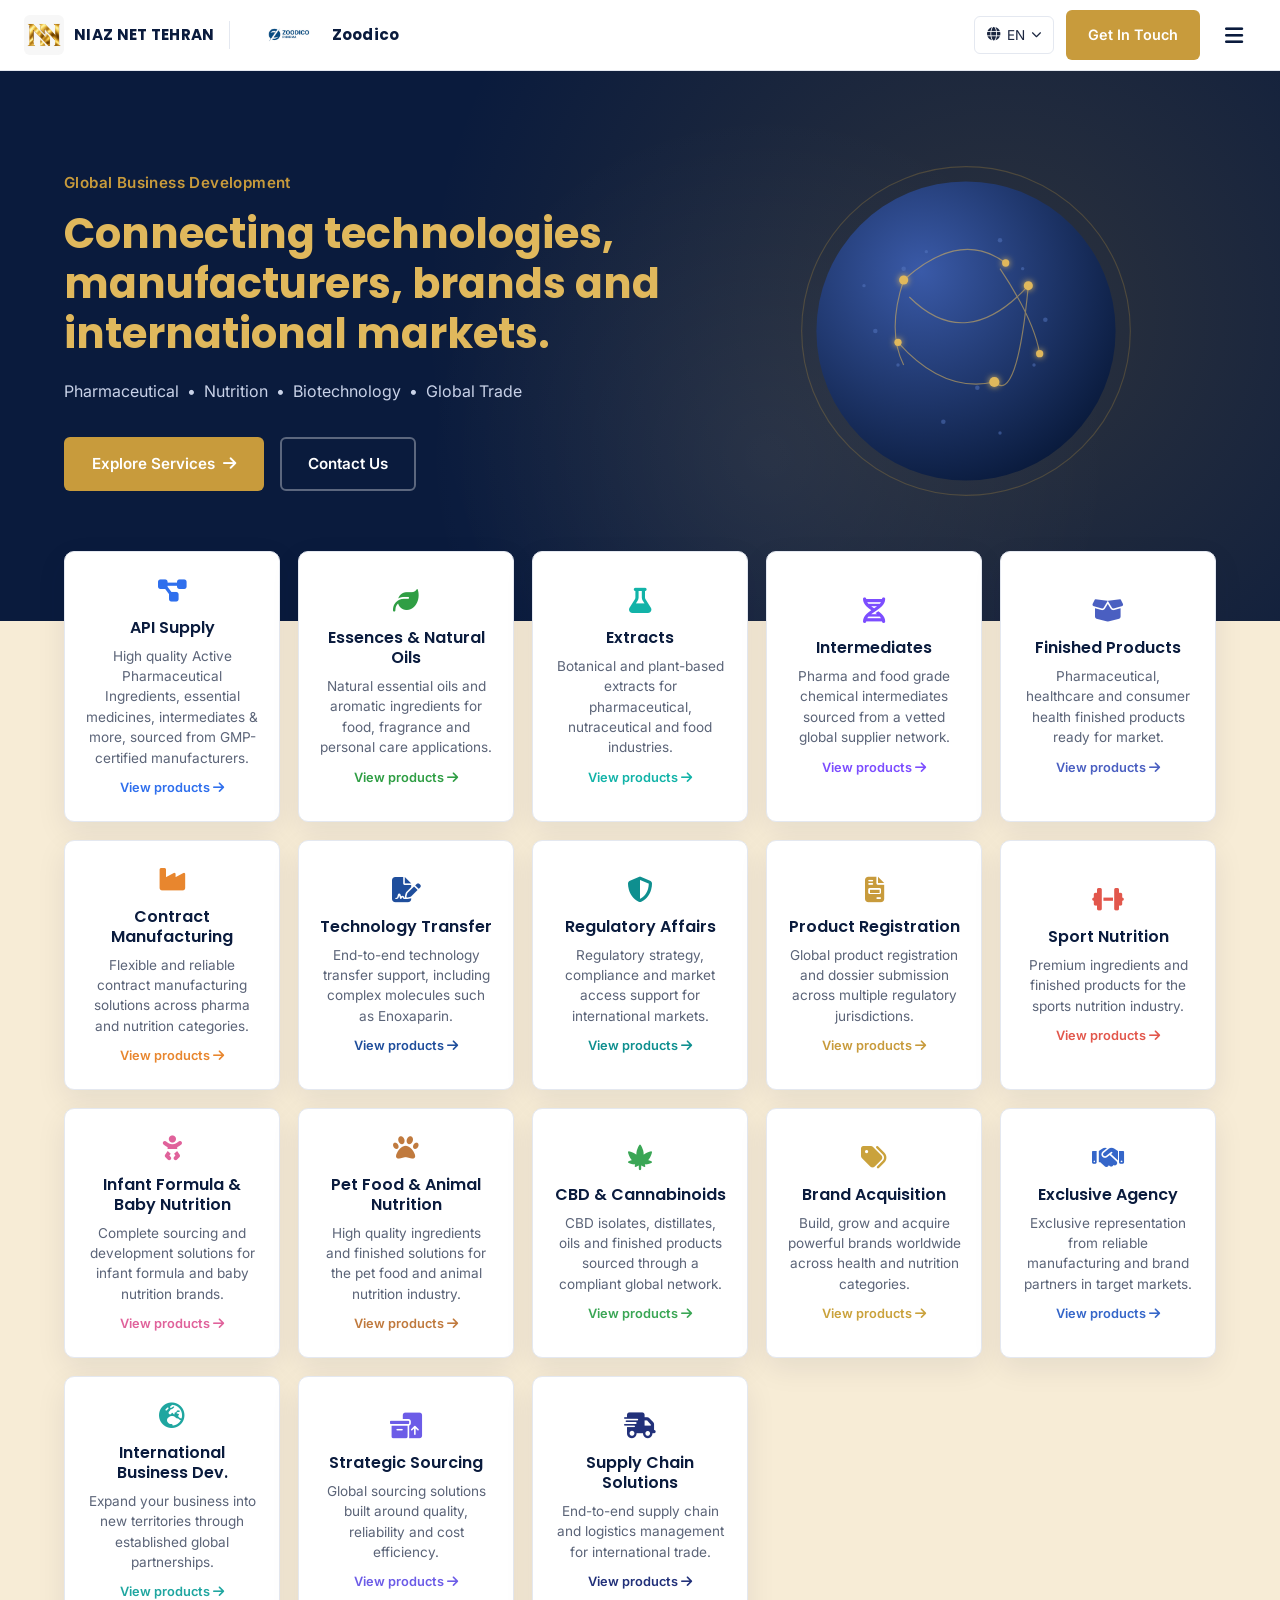
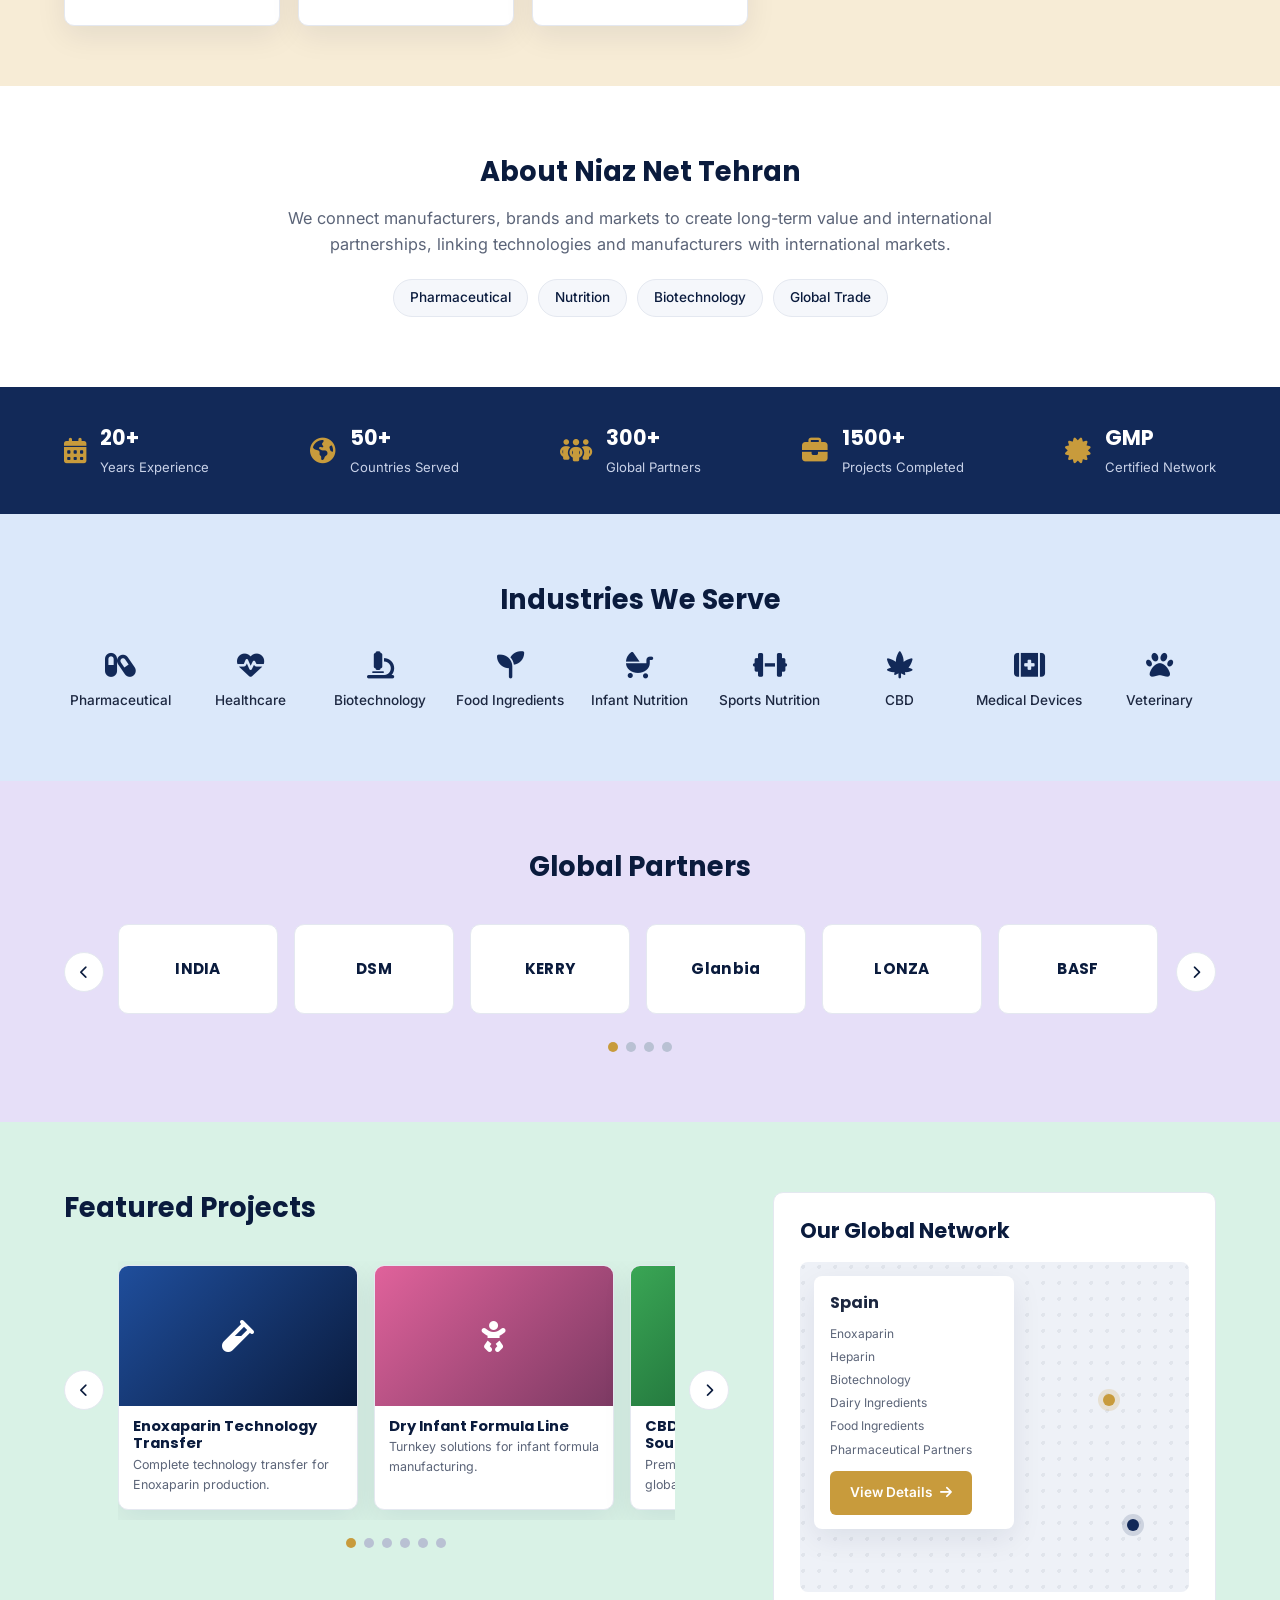
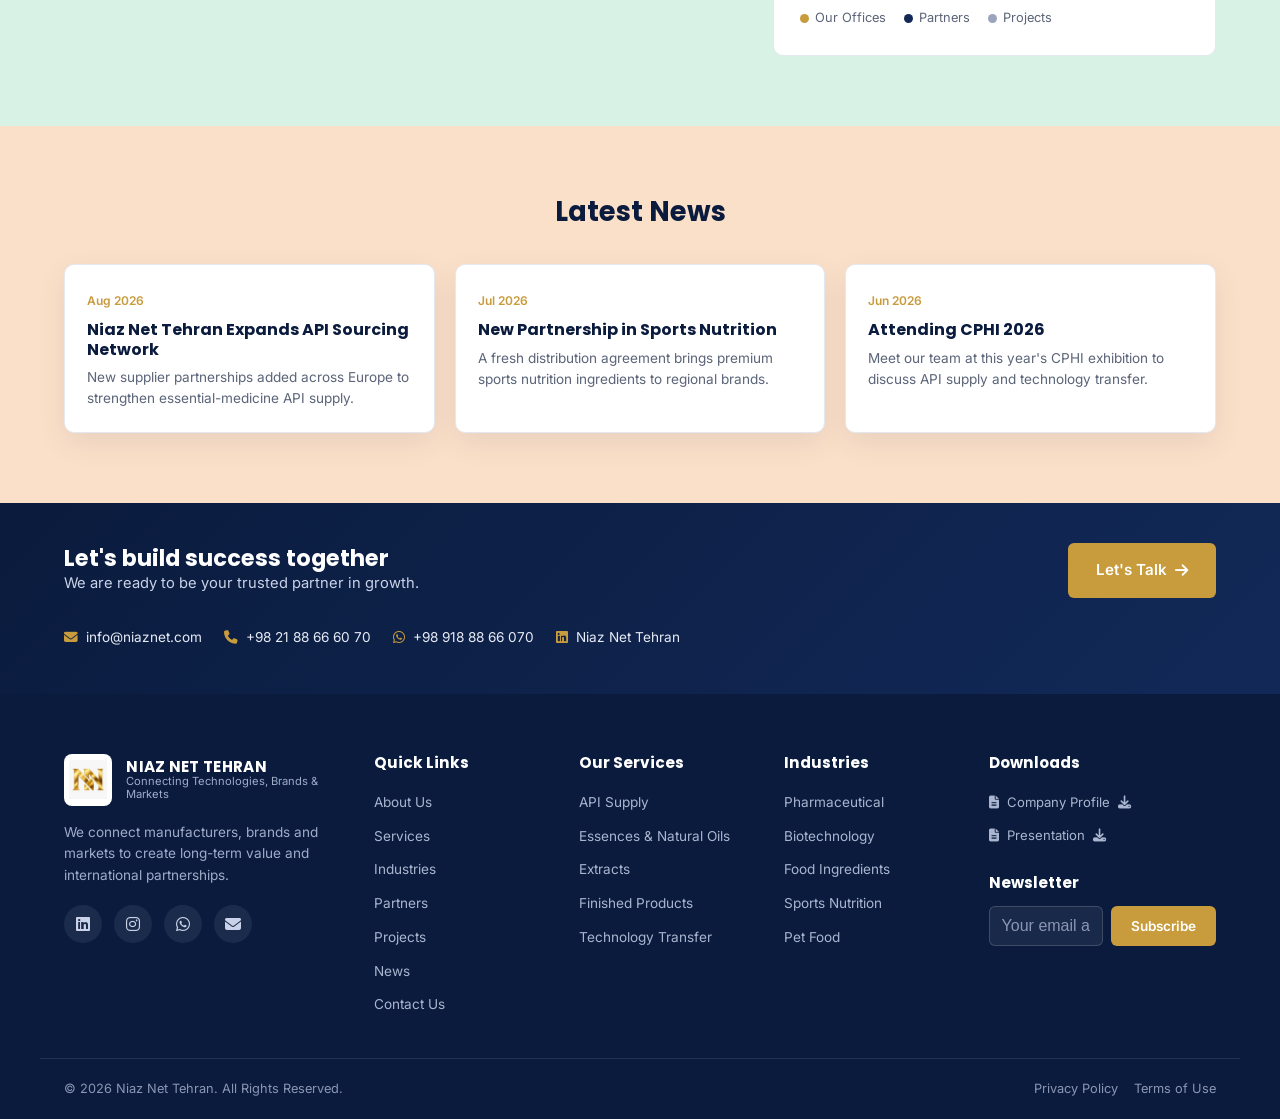
<file: index.html>
<!DOCTYPE html>
<html lang="en">
<head>
  <meta charset="UTF-8">
  <meta name="viewport" content="width=device-width, initial-scale=1.0, viewport-fit=cover">
  <meta name="theme-color" content="#0a1b3d">
  <meta name="description" content="Niaz Net Tehran connects technologies, manufacturers, brands and international markets across pharmaceutical, nutrition, biotechnology and global trade.">
  <title>Niaz Net Tehran | Connecting Technologies, Brands &amp; Markets</title>
  <link rel="icon" href="data:image/svg+xml,%3Csvg xmlns='http://www.w3.org/2000/svg' viewBox='0 0 64 64'%3E%3Crect width='64' height='64' rx='12' fill='%230a1b3d'/%3E%3Ctext x='32' y='45' font-size='36' font-family='Arial,sans-serif' font-weight='700' text-anchor='middle' fill='%23c89b3c'%3EN%3C/text%3E%3C/svg%3E">
  <link rel="preconnect" href="https://fonts.googleapis.com">
  <link rel="preconnect" href="https://fonts.gstatic.com" crossorigin>
  <link href="https://fonts.googleapis.com/css2?family=Poppins:wght@500;600;700;800&family=Inter:wght@400;500;600&display=swap" rel="stylesheet">
  <link rel="stylesheet" href="https://cdnjs.cloudflare.com/ajax/libs/font-awesome/6.5.1/css/all.min.css">
  <link rel="stylesheet" href="styles.css">
</head>
<body>

<a class="skip-link" href="#main">Skip to main content</a>

<header class="site-header" id="top">
  <div class="container header-inner">

    <!-- Brands -->
    <div class="brand-group">
      <a href="#top" class="brand brand-primary" aria-label="Niaz Net Tehran - home">
        <img src="images/Logo/Niaz_Logo.jpeg" alt="" class="brand-logo" aria-hidden="true" decoding="async">
        <span class="brand-text"><strong>NIAZ NET TEHRAN</strong></span>
      </a>
      <span class="brand-divider" aria-hidden="true"></span>
      <!-- Replace href with the real Zoodico website address when available -->
      <a href="#top" class="brand brand-secondary" aria-label="Zoodico">
        <a href="https://zoodicopharma.com/index.html" target="_blank" rel="noopener noreferrer">
            <img src="images/Logo/Zoodico_Logo.jpeg"
            alt=""
            class="brand-logo"
            aria-hidden="true"
            decoding="async">
         </a>
        <!-- <img src="images/Logo/Zoodico_Logo.jpeg" alt="" class="brand-logo" aria-hidden="true" decoding="async"> -->

         <a href="https://zoodicopharma.com/index.html">
          <span class="brand-text"><strong>Zoodico</strong></span>
         </a>
        
        <!-- <span class="brand-text"><strong>Zoodico</strong></span> -->
      </a>
    </div>

    <!-- Main navigation -->
    <nav class="main-nav" id="mainNav" aria-label="Main navigation">
      <a href="#top" class="active" aria-current="page">Home</a>
      <div class="nav-dropdown" id="servicesDropdown">
        <button type="button" class="dropdown-trigger" id="servicesTrigger" aria-haspopup="true" aria-expanded="false" aria-controls="servicesPanel">
          Services <i class="fa-solid fa-chevron-down" aria-hidden="true"></i>
        </button>
        <div class="dropdown-panel" id="servicesPanel"></div>
      </div>
      <a href="#about">About Us</a>
      <a href="#industries">Industries</a>
      <a href="#partners">Partners</a>
      <a href="#projects">Projects</a>
      <a href="#news">News</a>
      <a href="#contact">Contact</a>
      <a href="#contact" class="btn btn-gold nav-cta">Get In Touch</a>
    </nav>

    <!-- Actions -->
    <div class="header-actions">
      <div class="lang-dropdown" id="langDropdown">
        <button class="lang-switch" id="langBtn" type="button" aria-haspopup="true" aria-expanded="false" aria-controls="langMenu" aria-label="Change language">
          <i class="fa-solid fa-globe" aria-hidden="true"></i>
          <span id="langLabel">EN</span>
          <i class="fa-solid fa-chevron-down" aria-hidden="true"></i>
        </button>
        <div class="lang-menu" id="langMenu" role="menu" aria-label="Language">
          <button type="button" role="menuitemradio" aria-checked="true" data-code="EN" lang="en">English <i class="fa-solid fa-check" aria-hidden="true"></i></button>
          <button type="button" role="menuitemradio" aria-checked="false" data-code="FA" lang="fa">فارسی <i class="fa-solid fa-check" aria-hidden="true"></i></button>
        </div>
      </div>
      <a href="#contact" class="btn btn-gold header-cta">Get In Touch</a>
      <button class="menu-toggle" id="menuToggle" aria-label="Open menu" aria-expanded="false" aria-controls="mainNav" type="button">
        <i class="fa-solid fa-bars" aria-hidden="true"></i>
      </button>
    </div>
  </div>
</header>

<main id="main">
<section class="hero" id="home">
  <div class="hero-bg" aria-hidden="true"></div>
  <div class="container hero-inner">
    <div class="hero-copy">
      <p class="eyebrow">Global Business Development</p>
      <h1>Connecting technologies, manufacturers, brands and international markets.</h1>
      <p class="hero-tags">Pharmaceutical &nbsp;•&nbsp; Nutrition &nbsp;•&nbsp; Biotechnology &nbsp;•&nbsp; Global Trade</p>
      <div class="hero-btns">
        <a href="#services" class="btn btn-gold">Explore Services <i class="fa-solid fa-arrow-right" aria-hidden="true"></i></a>
        <a href="#contact" class="btn btn-outline">Contact Us</a>
      </div>
    </div>

    <div class="hero-globe" aria-hidden="true">
      <svg viewBox="0 0 300 300" class="globe-svg" xmlns="http://www.w3.org/2000/svg">
        <defs>
          <radialGradient id="gGrad" cx="35%" cy="30%" r="75%">
            <stop offset="0%" stop-color="#3a5aa8"/><stop offset="100%" stop-color="#0a1b3d"/>
          </radialGradient>
          <clipPath id="gClip"><circle cx="150" cy="150" r="132"/></clipPath>
          <filter id="glow" x="-100%" y="-100%" width="300%" height="300%">
            <feGaussianBlur stdDeviation="3" result="blur"/>
            <feMerge><feMergeNode in="blur"/><feMergeNode in="SourceGraphic"/></feMerge>
          </filter>
        </defs>
        <circle cx="150" cy="150" r="145" fill="none" stroke="#c89b3c" stroke-opacity=".25"/>
        <circle cx="150" cy="150" r="132" fill="url(#gGrad)"/>
        <g clip-path="url(#gClip)" opacity=".5">
          <circle cx="95" cy="95" r="2" fill="#5678c2"/><circle cx="115" cy="80" r="1.5" fill="#5678c2"/>
          <circle cx="180" cy="70" r="2" fill="#5678c2"/><circle cx="200" cy="95" r="1.5" fill="#5678c2"/>
          <circle cx="70" cy="150" r="2" fill="#5678c2"/><circle cx="90" cy="180" r="1.5" fill="#5678c2"/>
          <circle cx="160" cy="200" r="2" fill="#5678c2"/><circle cx="210" cy="180" r="1.5" fill="#5678c2"/>
          <circle cx="130" cy="230" r="2" fill="#5678c2"/><circle cx="60" cy="110" r="1.5" fill="#5678c2"/>
          <circle cx="220" cy="140" r="2" fill="#5678c2"/><circle cx="180" cy="240" r="1.5" fill="#5678c2"/>
        </g>
        <g fill="none" stroke="#e0b85c" stroke-width="1" opacity=".55">
          <path d="M95,105 Q145,60 185,90"/><path d="M100,120 Q150,170 205,110"/>
          <path d="M90,160 Q130,205 175,195"/><path d="M180,95 Q210,140 215,170"/>
          <path d="M95,105 Q80,150 95,180"/><path d="M175,195 Q195,215 205,110"/>
        </g>
        <g filter="url(#glow)">
          <circle cx="95" cy="105" r="4" fill="#e0b85c"/><circle cx="185" cy="90" r="3.2" fill="#e0b85c"/>
          <circle cx="205" cy="110" r="4" fill="#e0b85c"/><circle cx="90" cy="160" r="3.2" fill="#e0b85c"/>
          <circle cx="175" cy="195" r="4.5" fill="#e0b85c"/><circle cx="215" cy="170" r="3.2" fill="#e0b85c"/>
        </g>
      </svg>
    </div>
  </div>
</section>

<section class="services" id="services" aria-label="Our services">
  <div class="container"><div class="grid grid-9" id="servicesGrid"></div></div>
</section>

<section class="about" id="about">
  <div class="container about-inner">
    <h2>About Niaz Net Tehran</h2>
    <p>We connect manufacturers, brands and markets to create long-term value and international partnerships, linking technologies and manufacturers with international markets.</p>
    <ul class="about-tags">
      <li>Pharmaceutical</li>
      <li>Nutrition</li>
      <li>Biotechnology</li>
      <li>Global Trade</li>
    </ul>
  </div>
</section>

<section class="stats">
  <div class="container stats-inner">
    <div class="stat"><i class="fa-solid fa-calendar-days" aria-hidden="true"></i><div><strong>20+</strong><span>Years Experience</span></div></div>
    <div class="stat"><i class="fa-solid fa-earth-americas" aria-hidden="true"></i><div><strong>50+</strong><span>Countries Served</span></div></div>
    <div class="stat"><i class="fa-solid fa-people-group" aria-hidden="true"></i><div><strong>300+</strong><span>Global Partners</span></div></div>
    <div class="stat"><i class="fa-solid fa-briefcase" aria-hidden="true"></i><div><strong>1500+</strong><span>Projects Completed</span></div></div>
    <div class="stat"><i class="fa-solid fa-certificate" aria-hidden="true"></i><div><strong>GMP</strong><span>Certified Network</span></div></div>
  </div>
</section>

<section class="industries" id="industries">
  <div class="container">
    <h2>Industries We Serve</h2>
    <div class="industry-row" id="industryRow"></div>
  </div>
</section>

<section class="partners" id="partners">
  <div class="container">
    <h2>Global Partners</h2>
    <div class="carousel">
      <button class="car-btn prev" type="button" data-target="partnerTrack" aria-label="Previous partners"><i class="fa-solid fa-chevron-left" aria-hidden="true"></i></button>
      <div class="carousel-track" id="partnerTrack"></div>
      <button class="car-btn next" type="button" data-target="partnerTrack" aria-label="Next partners"><i class="fa-solid fa-chevron-right" aria-hidden="true"></i></button>
    </div>
    <div class="dots" id="partnerDots"></div>
  </div>
</section>

<section class="projects" id="projects">
  <div class="container two-col">
    <div>
      <h2>Featured Projects</h2>
      <div class="carousel">
        <button class="car-btn prev" type="button" data-target="projectTrack" aria-label="Previous projects"><i class="fa-solid fa-chevron-left" aria-hidden="true"></i></button>
        <div class="carousel-track project-track" id="projectTrack"></div>
        <button class="car-btn next" type="button" data-target="projectTrack" aria-label="Next projects"><i class="fa-solid fa-chevron-right" aria-hidden="true"></i></button>
      </div>
      <div class="dots" id="projectDots"></div>
    </div>

    <div class="network-card" id="network">
      <h2>Our Global Network</h2>
      <div class="map-box">
        <div class="map-pin" style="top:30%;left:20%"></div>
        <div class="map-pin" style="top:60%;left:48%"></div>
        <div class="map-pin gold" style="top:40%;left:78%"></div>
        <div class="map-pin" style="top:78%;left:84%"></div>
        <div class="info-card">
          <strong>Spain</strong>
          <ul>
            <li>Enoxaparin</li><li>Heparin</li><li>Biotechnology</li>
            <li>Dairy Ingredients</li><li>Food Ingredients</li><li>Pharmaceutical Partners</li>
          </ul>
          <a href="#contact" class="btn btn-gold btn-sm">View Details <i class="fa-solid fa-arrow-right" aria-hidden="true"></i></a>
        </div>
      </div>
      <div class="map-legend">
        <span><i class="dot gold" aria-hidden="true"></i> Our Offices</span>
        <span><i class="dot navy" aria-hidden="true"></i> Partners</span>
        <span><i class="dot grey" aria-hidden="true"></i> Projects</span>
      </div>
    </div>
  </div>
</section>

<section class="news" id="news">
  <div class="container">
    <h2>Latest News</h2>
    <div class="news-grid" id="newsGrid"></div>
  </div>
</section>

<section class="cta-bar" id="contact">
  <div class="container cta-inner">
    <div class="cta-text">
      <h3>Let's build success together</h3>
      <p>We are ready to be your trusted partner in growth.</p>
    </div>
    <a href="mailto:info@niaznet.com" class="btn btn-gold">Let's Talk <i class="fa-solid fa-arrow-right" aria-hidden="true"></i></a>
    <div class="cta-contacts">
      <a href="mailto:info@niaznet.com"><i class="fa-solid fa-envelope" aria-hidden="true"></i><span>info@niaznet.com</span></a>
      <a href="tel:+982188666070"><i class="fa-solid fa-phone" aria-hidden="true"></i><span>+98 21 88 66 60 70</span></a>
      <a href="https://wa.me/989188866070" target="_blank" rel="noopener"><i class="fa-brands fa-whatsapp" aria-hidden="true"></i><span>+98 918 88 66 070</span></a>
      <a href="https://www.linkedin.com" target="_blank" rel="noopener"><i class="fa-brands fa-linkedin" aria-hidden="true"></i><span>Niaz Net Tehran</span></a>
    </div>
  </div>
</section>
</main>

<footer class="site-footer">
  <div class="container footer-grid">
    <div class="footer-brand">
      <div class="brand">
        <img src="images/Logo/Niaz_Logo.jpeg" alt="" class="brand-logo" aria-hidden="true" loading="lazy" decoding="async">
        <span class="brand-text">
          <strong>NIAZ NET TEHRAN</strong>
          <small>Connecting Technologies, Brands &amp; Markets</small>
        </span>
      </div>
      <p>We connect manufacturers, brands and markets to create long-term value and international partnerships.</p>
      <div class="social">
        <a href="https://www.linkedin.com" target="_blank" rel="noopener" aria-label="LinkedIn"><i class="fa-brands fa-linkedin" aria-hidden="true"></i></a>
        <a href="https://www.instagram.com" target="_blank" rel="noopener" aria-label="Instagram"><i class="fa-brands fa-instagram" aria-hidden="true"></i></a>
        <a href="https://wa.me/989188866070" target="_blank" rel="noopener" aria-label="WhatsApp"><i class="fa-brands fa-whatsapp" aria-hidden="true"></i></a>
        <a href="mailto:info@niaznet.com" aria-label="Email"><i class="fa-solid fa-envelope" aria-hidden="true"></i></a>
      </div>
    </div>

    <div class="footer-col">
      <h4>Quick Links</h4>
      <a href="#about">About Us</a>
      <a href="#services">Services</a>
      <a href="#industries">Industries</a>
      <a href="#partners">Partners</a>
      <a href="#projects">Projects</a>
      <a href="#news">News</a>
      <a href="#contact">Contact Us</a>
    </div>

    <div class="footer-col">
      <h4>Our Services</h4>
      <a href="#service/api-supply" class="footer-svc-link" data-service="api-supply">API Supply</a>
      <a href="#service/essences-natural-oils" class="footer-svc-link" data-service="essences-natural-oils">Essences &amp; Natural Oils</a>
      <a href="#service/extracts" class="footer-svc-link" data-service="extracts">Extracts</a>
      <a href="#service/finished-products" class="footer-svc-link" data-service="finished-products">Finished Products</a>
      <a href="#service/technology-transfer" class="footer-svc-link" data-service="technology-transfer">Technology Transfer</a>
    </div>

    <div class="footer-col">
      <h4>Industries</h4>
      <a href="#industries">Pharmaceutical</a>
      <a href="#industries">Biotechnology</a>
      <a href="#industries">Food Ingredients</a>
      <a href="#industries">Sports Nutrition</a>
      <a href="#industries">Pet Food</a>
    </div>

    <div class="footer-col footer-news">
      <h4>Downloads</h4>
      <a href="#" id="dlProfile"><i class="fa-solid fa-file-lines" aria-hidden="true"></i> Company Profile <i class="fa-solid fa-download" aria-hidden="true"></i></a>
      <a href="#" id="dlPresentation"><i class="fa-solid fa-file-lines" aria-hidden="true"></i> Presentation <i class="fa-solid fa-download" aria-hidden="true"></i></a>

      <h4 class="mt">Newsletter</h4>
      <form id="newsForm" class="news-form" novalidate>
        <label for="newsEmail" class="sr-only">Email address</label>
        <input type="email" id="newsEmail" placeholder="Your email address" required autocomplete="email">
        <button type="submit" class="btn btn-gold btn-sm">Subscribe</button>
      </form>
      <p class="news-msg" id="newsMsg" role="status" aria-live="polite"></p>
    </div>
  </div>

  <div class="container footer-bottom">
    <p>© 2026 Niaz Net Tehran. All Rights Reserved.</p>
    <div class="legal"><a href="#">Privacy Policy</a><a href="#">Terms of Use</a></div>
  </div>
</footer>

<button id="toTop" class="to-top" type="button" aria-label="Back to top"><i class="fa-solid fa-arrow-up" aria-hidden="true"></i></button>

<section class="service-page" id="servicePage" role="region" aria-labelledby="spTitle" aria-hidden="true">
  <div class="container service-page-inner">
    <button class="back-btn" id="closeServiceBtn" type="button"><i class="fa-solid fa-arrow-left" aria-hidden="true"></i> Back to Home</button>
    <div class="service-page-head">
      <div class="service-icon" id="spIconWrap"><i id="spIcon" class="fa-solid" aria-hidden="true"></i></div>
      <div>
        <p class="eyebrow" id="spEyebrow">Service</p>
        <h2 id="spTitle"></h2>
        <p id="spDesc" class="sp-desc"></p>
      </div>
    </div>
    <h3 class="sp-subhead">Products &amp; Solutions</h3>
    <ul class="product-list" id="spList"></ul>
    <a href="#contact" class="btn btn-gold" id="spContact">Enquire About This Service <i class="fa-solid fa-arrow-right" aria-hidden="true"></i></a>
  </div>
</section>

<script src="script.js"></script>
</body>
</html>
</file>
<file: styles.css>
:root{
  --navy:#0a1b3d;--navy-2:#122958;--gold:#c89b3c;--gold-2:#e0b85c;--ink:#1c2740;
  --grey-txt:#5b6478;--bg-soft:#f5f7fb;--line:#e4e8f0;--radius:10px;
  --shadow:0 10px 30px rgba(10,27,61,.08);
  --font-h:'Poppins',sans-serif;--font-b:'Inter',sans-serif;
  --header-h:76px;
  /* LOGO SIZE CONTROLS - change these two values to make logos bigger or smaller */
  --logo-h:44px;      /* logo height (width follows automatically) */
  --logo-max:110px;   /* logo never gets wider than this */
  --tint-services:#f7ecd6;--tint-industries:#dbe8fa;--tint-partners:#e6dff8;--tint-projects:#d9f2e6;--tint-news:#fbe0c9;
}
*{box-sizing:border-box;margin:0;padding:0}
html{scroll-behavior:smooth;scroll-padding-top:var(--header-h);-webkit-text-size-adjust:100%}
body{font-family:var(--font-b);color:var(--ink);line-height:1.6;background:#fff;overflow-x:hidden}
img{max-width:100%;display:block}
a{text-decoration:none;color:inherit}
h1,h2,h3,h4{font-family:var(--font-h);color:var(--navy);line-height:1.2}
.container{max-width:1200px;margin:0 auto;padding:0 24px}
button{font-family:inherit}
.sr-only{position:absolute;width:1px;height:1px;padding:0;margin:-1px;overflow:hidden;clip:rect(0,0,0,0);white-space:nowrap;border:0}
:focus-visible{outline:2px solid var(--gold);outline-offset:3px;border-radius:3px}

/* SKIP LINK */
.skip-link{position:absolute;left:12px;top:-60px;z-index:400;background:var(--navy);color:#fff;padding:10px 16px;border-radius:6px;font-weight:600;font-size:.9rem;transition:top .15s ease}
.skip-link:focus{top:12px}

/* BUTTONS */
.btn{display:inline-flex;align-items:center;justify-content:center;gap:8px;padding:13px 26px;min-height:46px;border-radius:6px;font-weight:600;font-size:.95rem;border:2px solid transparent;cursor:pointer;transition:transform .15s ease,box-shadow .15s ease,background .15s;background:none;text-align:center}
.btn-gold{background:var(--gold);color:#fff}
.btn-gold:hover{background:var(--gold-2);transform:translateY(-2px);box-shadow:0 8px 18px rgba(200,155,60,.35)}
.btn-outline{border-color:#ffffff55;color:#fff;background:transparent}
.btn-outline:hover{background:#ffffff15;transform:translateY(-2px)}
.btn-sm{padding:9px 18px;min-height:38px;font-size:.85rem}

/* HEADER */
.site-header{position:sticky;top:0;z-index:300;background:#fff;border-bottom:1px solid var(--line);transition:box-shadow .2s ease}
.site-header.scrolled{box-shadow:0 6px 20px rgba(10,27,61,.1)}
.site-header .container{max-width:1320px}
.header-inner{display:flex;align-items:center;justify-content:space-between;height:var(--header-h);gap:16px}

/* Brands */
.brand-group{display:flex;align-items:center;gap:14px;min-width:0;flex:0 1 auto}
.brand{display:flex;align-items:center;gap:10px;min-width:0}
.brand-text{display:flex;flex-direction:column;line-height:1.15;min-width:0}
.brand-text strong{font-family:var(--font-h);color:var(--navy);font-size:.95rem;letter-spacing:.3px;white-space:nowrap}
.brand-text small{color:var(--grey-txt);font-size:.7rem}
.site-header .brand{transition:opacity .15s ease}
.site-header .brand:hover{opacity:.82}
.brand-divider{width:1px;height:28px;background:var(--line);flex:0 0 auto}

/* Brand logo images - fixed height, width follows the picture, never stretched.
   The image may shrink on very narrow screens (flex-shrink) but keeps its proportions. */
.brand-logo{
  height:var(--logo-h);
  width:auto;
  max-width:var(--logo-max);
  min-width:0;
  flex:0 1 auto;
  object-fit:contain;
  object-position:left center;
  border-radius:6px;
  display:block;
}
/* Zoodico (secondary brand) is slightly smaller so Niaz Net stays the lead brand, and shows logo only */
.brand-secondary .brand-logo{height:calc(var(--logo-h) * .86);object-position:center}
.brand-secondary .brand-text{display:none}

/* Footer logo (dark background, so give the JPEG a white backing) */
.footer-brand .brand-logo{height:52px;max-width:150px;background:#fff;padding:5px;border-radius:8px;object-position:center}

/* Navigation */
.main-nav{display:flex;align-items:center;gap:clamp(12px,1.3vw,22px);flex:1;justify-content:center;min-width:0}
.main-nav>a{font-weight:500;font-size:.92rem;color:var(--ink);padding:8px 2px;border-bottom:2px solid transparent;transition:color .15s,border-color .15s;white-space:nowrap}
.main-nav>a:hover,.main-nav>a.active{color:var(--gold);border-color:var(--gold)}
.main-nav>a.nav-cta{display:none}

/* Header actions */
.header-actions{display:flex;align-items:center;gap:12px;flex:0 0 auto}
.lang-dropdown{position:relative}
.lang-switch{background:none;border:1px solid var(--line);border-radius:6px;padding:8px 12px;min-height:38px;font-size:.85rem;cursor:pointer;color:var(--ink);display:inline-flex;align-items:center;gap:6px}
.lang-switch:hover,.lang-dropdown.open .lang-switch{background:var(--bg-soft)}
.lang-switch .fa-chevron-down{font-size:.65rem;transition:transform .15s ease}
.lang-dropdown.open .lang-switch .fa-chevron-down{transform:rotate(180deg)}
.lang-menu{position:absolute;top:calc(100% + 8px);right:0;min-width:160px;background:#fff;border:1px solid var(--line);border-radius:10px;box-shadow:var(--shadow);padding:6px;opacity:0;visibility:hidden;pointer-events:none;transform:translateY(6px);transition:opacity .15s ease,transform .15s ease;z-index:320}
.lang-dropdown.open .lang-menu{opacity:1;visibility:visible;pointer-events:auto;transform:translateY(0)}
.lang-menu button{display:flex;width:100%;align-items:center;justify-content:space-between;gap:10px;background:none;border:none;padding:10px 12px;border-radius:6px;font-size:.88rem;color:var(--ink);cursor:pointer;text-align:left}
.lang-menu button:hover{background:var(--bg-soft)}
.lang-menu button .fa-check{visibility:hidden;font-size:.75rem}
.lang-menu button[aria-checked="true"]{color:var(--gold);font-weight:600}
.lang-menu button[aria-checked="true"] .fa-check{visibility:visible}
.header-cta{padding:11px 20px;min-height:42px;font-size:.9rem;white-space:nowrap}
.menu-toggle{display:none;background:none;border:none;font-size:1.3rem;color:var(--navy);cursor:pointer;width:44px;height:44px}

/* SERVICES DROPDOWN */
.nav-dropdown{position:relative}
.dropdown-trigger{display:flex;align-items:center;gap:6px;background:none;border:none;font:inherit;font-weight:500;font-size:.92rem;color:var(--ink);cursor:pointer;padding:8px 2px;border-bottom:2px solid transparent;white-space:nowrap}
.dropdown-trigger i{font-size:.7rem;transition:transform .15s ease}
.nav-dropdown.open .dropdown-trigger,.dropdown-trigger:hover,.dropdown-trigger.active{color:var(--gold);border-color:var(--gold)}
.nav-dropdown.open .dropdown-trigger i{transform:rotate(180deg)}
.dropdown-panel{position:absolute;top:100%;left:50%;transform:translateX(-50%) translateY(8px);background:#fff;border:1px solid var(--line);border-radius:10px;box-shadow:var(--shadow);padding:12px;display:grid;grid-template-columns:repeat(2,230px);gap:2px;opacity:0;visibility:hidden;pointer-events:none;transition:opacity .15s ease,transform .15s ease;z-index:310;max-height:calc(100vh - var(--header-h) - 20px);overflow-y:auto}
.nav-dropdown.open .dropdown-panel{opacity:1;visibility:visible;pointer-events:auto;transform:translateX(-50%) translateY(0)}
.dropdown-panel a{display:flex;align-items:center;gap:8px;padding:8px 10px;border-radius:6px;font-size:.83rem;color:var(--ink);line-height:1.3}
.dropdown-panel a i{font-size:.85rem;width:16px;text-align:center;flex:0 0 16px}
.dropdown-panel a:hover{background:var(--bg-soft);color:var(--gold)}

/* HERO */
.hero{position:relative;background:var(--navy);color:#fff;padding:90px 0 120px;overflow:hidden}
.hero-bg{position:absolute;inset:0;background:radial-gradient(circle at 78% 45%,rgba(200,155,60,.18),transparent 55%),radial-gradient(circle at 60% 70%,rgba(255,255,255,.06),transparent 40%)}
.hero-inner{position:relative;display:grid;grid-template-columns:1.1fr .9fr;gap:40px;align-items:center}
.eyebrow{color:var(--gold);font-weight:600;letter-spacing:.4px;margin-bottom:14px;font-size:.95rem}
.hero h1{color:var(--gold-2);font-size:clamp(1.7rem,4vw,2.6rem);font-weight:700;max-width:600px;margin-bottom:20px}
.hero-tags{color:#c9d2e8;margin-bottom:32px;font-size:1rem}
.hero-btns{display:flex;gap:16px;flex-wrap:wrap}
.hero-globe{display:flex;justify-content:center;align-items:center;max-width:100%}
.globe-svg{width:340px;max-width:85%;height:auto;animation:spin 40s linear infinite}
@keyframes spin{to{transform:rotate(360deg)}}

/* SERVICES */
.services{padding:0 0 60px;position:relative;background:var(--tint-services);scroll-margin-top:70px}
.grid{display:grid;gap:18px;transform:translateY(-70px);margin-bottom:-70px}
.grid-9{grid-template-columns:repeat(auto-fit,minmax(190px,1fr))}
.svc-card{display:block;background:#fff;border:1px solid var(--line);border-radius:var(--radius);padding:26px 20px;box-shadow:var(--shadow);text-align:center;transition:transform .18s ease,border-color .18s ease;cursor:pointer;width:100%;font-family:inherit;color:inherit}
.svc-card:hover,.svc-card:focus-visible{transform:translateY(-6px);border-color:var(--svc-color,var(--gold))}
.svc-card>i{display:block;font-size:1.6rem;color:var(--svc-color,var(--navy));margin-bottom:14px}
.svc-title{display:block;font-family:var(--font-h);font-weight:600;font-size:1rem;color:var(--navy);line-height:1.25;margin-bottom:8px}
.svc-desc{display:block;font-size:.85rem;color:var(--grey-txt);line-height:1.5}
.svc-more{display:inline-block;margin-top:12px;font-size:.8rem;font-weight:600;color:var(--svc-color,var(--gold))}

/* ABOUT */
.about{padding:70px 0 20px;background:#fff}
.about-inner{max-width:820px;text-align:center}
.about h2{font-size:1.7rem;margin-bottom:16px}
.about p{color:var(--grey-txt);font-size:1.02rem;margin-bottom:22px}
.about-tags{list-style:none;display:flex;flex-wrap:wrap;gap:10px;justify-content:center}
.about-tags li{background:var(--bg-soft);border:1px solid var(--line);color:var(--navy);font-weight:500;font-size:.85rem;padding:7px 16px;border-radius:999px}

/* STATS */
.stats{background:var(--navy-2);padding:34px 0;margin-top:50px}
.stats-inner{display:flex;flex-wrap:wrap;justify-content:space-between;gap:24px}
.stat{display:flex;align-items:center;gap:14px;color:#fff}
.stat i{font-size:1.6rem;color:var(--gold)}
.stat strong{display:block;font-family:var(--font-h);font-size:1.3rem}
.stat span{font-size:.82rem;color:#c9d2e8}

/* SECTION HEADINGS */
.industries h2,.partners h2,.projects h2,.news h2{text-align:center;font-size:1.7rem;margin-bottom:36px}
.projects h2{text-align:left}

/* INDUSTRIES */
.industries{padding:70px 0;background:var(--tint-industries)}
.industry-row{display:grid;grid-template-columns:repeat(9,1fr);gap:16px}
.ind-item{text-align:center;color:var(--ink)}
.ind-item i{font-size:1.7rem;color:var(--navy-2);margin-bottom:10px}
.ind-item span{display:block;font-size:.85rem;font-weight:500}

/* CAROUSEL */
.partners{background:var(--tint-partners);padding:70px 0}
.carousel{display:flex;align-items:center;gap:14px;min-width:0}
.carousel-track{display:flex;gap:16px;overflow-x:auto;overflow-y:hidden;flex:1;min-width:0;scroll-behavior:smooth;scroll-snap-type:x proximity;-webkit-overflow-scrolling:touch;scrollbar-width:none;padding:4px 2px 10px}
.carousel-track::-webkit-scrollbar{display:none}
.carousel-track>*{scroll-snap-align:start}
.car-btn{width:40px;height:40px;flex:0 0 auto;border-radius:50%;border:1px solid var(--line);background:#fff;color:var(--navy);cursor:pointer;transition:background .15s}
.car-btn:hover{background:var(--gold);color:#fff;border-color:var(--gold)}
.partner-logo{flex:0 0 160px;background:#fff;border:1px solid var(--line);border-radius:var(--radius);height:90px;display:flex;align-items:center;justify-content:center;font-family:var(--font-h);font-weight:700;color:var(--navy);letter-spacing:.3px;font-size:.95rem}
.dots{display:flex;justify-content:center;gap:8px;margin-top:18px}
.dots span{width:10px;height:10px;border-radius:50%;background:#b9c1d3;cursor:pointer;display:inline-block}
.dots span.active{background:var(--gold)}

/* PROJECTS + NETWORK */
.projects{padding:70px 0;background:var(--tint-projects)}
.two-col{display:grid;grid-template-columns:minmax(0,1.2fr) minmax(0,.8fr);gap:44px;align-items:start}
.two-col>div{min-width:0}
.proj-card{flex:0 0 240px;border-radius:var(--radius);overflow:hidden;border:1px solid var(--line);box-shadow:var(--shadow);background:#fff}
.proj-thumb{height:140px;display:flex;align-items:center;justify-content:center;font-size:2rem;color:#fff;background:var(--proj-grad,linear-gradient(135deg,var(--navy),var(--navy-2)))}
.proj-card h4{font-size:.92rem;padding:12px 14px 2px}
.proj-card p{font-size:.78rem;color:var(--grey-txt);padding:0 14px 14px}
.network-card{background:#fff;border:1px solid var(--line);border-radius:var(--radius);padding:26px}
.network-card h2{font-size:1.3rem;margin-bottom:18px;text-align:left}
.map-box{position:relative;min-height:330px;border-radius:8px;background:radial-gradient(circle at 20% 30%,rgba(10,27,61,.06) 2px,transparent 2px) 0 0/16px 16px,#eef1f7;overflow:hidden;margin-bottom:16px}
.map-pin{position:absolute;width:12px;height:12px;border-radius:50%;background:var(--navy-2);box-shadow:0 0 0 5px rgba(18,41,88,.15)}
.map-pin.gold{background:var(--gold);box-shadow:0 0 0 5px rgba(200,155,60,.2)}
.info-card{position:absolute;top:14px;left:14px;background:#fff;border-radius:8px;box-shadow:var(--shadow);padding:14px 16px;width:200px;max-width:calc(100% - 28px);z-index:2}
.info-card strong{display:block;margin-bottom:6px;font-family:var(--font-h)}
.info-card ul{list-style:none;font-size:.75rem;color:var(--grey-txt);margin-bottom:10px}
.info-card ul li{padding:2px 0}
.map-legend{display:flex;gap:18px;flex-wrap:wrap;font-size:.8rem;color:var(--grey-txt)}
.map-legend span{display:flex;align-items:center;gap:6px}
.dot{width:9px;height:9px;border-radius:50%;display:inline-block}
.dot.gold{background:var(--gold)}.dot.navy{background:var(--navy-2)}.dot.grey{background:#9aa5bb}

/* NEWS */
.news{padding:70px 0;background:var(--tint-news)}
.news-grid{display:grid;grid-template-columns:repeat(auto-fit,minmax(240px,1fr));gap:20px}
.news-card{background:#fff;border:1px solid var(--line);border-radius:var(--radius);padding:22px;box-shadow:var(--shadow)}
.news-date{display:inline-block;font-size:.75rem;font-weight:600;color:var(--gold);margin-bottom:10px}
.news-card h4{font-size:1rem;margin-bottom:8px}
.news-card p{font-size:.85rem;color:var(--grey-txt)}

/* CTA */
.cta-bar{background:linear-gradient(135deg,var(--navy),var(--navy-2));color:#fff;padding:40px 0}
.cta-inner{display:flex;flex-wrap:wrap;align-items:center;gap:24px;justify-content:space-between}
.cta-text h3{color:#fff;font-size:1.4rem}
.cta-text p{color:#c9d2e8;font-size:.92rem}
.cta-contacts{display:flex;gap:22px;flex-wrap:wrap;font-size:.85rem}
.cta-contacts a{display:flex;align-items:center;gap:8px;color:#e7ebf5;min-height:32px}
.cta-contacts i{color:var(--gold)}

/* FOOTER */
.site-footer{background:var(--navy);color:#c9d2e8;padding:60px 0 20px}
.footer-grid{display:grid;grid-template-columns:1.6fr 1fr 1fr 1fr 1.3fr;gap:30px;padding-bottom:36px;border-bottom:1px solid #ffffff1a}
.footer-grid>div{min-width:0}
.footer-brand .brand{gap:14px}
.footer-brand p{font-size:.85rem;margin:16px 0 18px;color:#9fabc9}
.footer-brand .brand-text strong{color:#fff}
.footer-brand .brand-text small{color:#9fabc9;white-space:normal}
.social{display:flex;gap:12px}
.social a{width:38px;height:38px;border-radius:50%;background:#ffffff12;display:flex;align-items:center;justify-content:center;transition:background .15s}
.social a:hover{background:var(--gold)}
.site-footer h4{color:#fff;font-size:.95rem;margin-bottom:14px}
.site-footer h4.mt{margin-top:22px}
.footer-col a{display:block;font-size:.85rem;color:#aab5cf;padding:6px 0;transition:color .15s}
.footer-col a:hover{color:var(--gold)}
.footer-news a{display:flex;align-items:center;gap:8px;font-size:.82rem}
.news-form{display:flex;gap:8px;margin:10px 0 6px;max-width:420px}
.news-form input{flex:1;min-width:0;padding:10px 12px;min-height:40px;border-radius:6px;border:1px solid #ffffff2a;background:#ffffff10;color:#fff;font-size:16px}
.news-form input::placeholder{color:#8b96b3}
.news-msg{font-size:.78rem;color:var(--gold-2);min-height:16px}
.footer-bottom{display:flex;justify-content:space-between;flex-wrap:wrap;gap:10px;padding-top:20px;font-size:.8rem;color:#8b96b3}
.footer-bottom .legal{display:flex;gap:16px}
.footer-bottom .legal a{color:#8b96b3}
.footer-bottom .legal a:hover{color:var(--gold)}

/* BACK TO TOP */
.to-top{position:fixed;bottom:calc(26px + env(safe-area-inset-bottom,0px));right:26px;width:46px;height:46px;border-radius:50%;background:var(--gold);color:#fff;border:none;font-size:1.1rem;cursor:pointer;box-shadow:0 8px 20px rgba(0,0,0,.2);display:none;z-index:200}
.to-top.show{display:block}

/* SERVICE DETAIL PAGE */
.service-page{display:none;position:fixed;top:var(--header-h);left:0;right:0;bottom:0;background:#fff;z-index:250;overflow-y:auto;-webkit-overflow-scrolling:touch}
.service-page.active{display:block;animation:fadeIn .2s ease}
@keyframes fadeIn{from{opacity:0;transform:translateY(8px)}to{opacity:1;transform:translateY(0)}}
.service-page-inner{padding:40px 24px 80px;max-width:820px}
.back-btn{display:inline-flex;align-items:center;gap:8px;background:none;border:1px solid var(--line);border-radius:6px;padding:10px 16px;min-height:42px;font-size:.9rem;color:var(--navy);cursor:pointer;margin-bottom:28px}
.back-btn:hover{border-color:var(--gold);color:var(--gold)}
.service-page-head{display:flex;gap:20px;align-items:flex-start;margin-bottom:30px}
.service-icon{width:64px;height:64px;flex:0 0 auto;border-radius:12px;background:var(--bg-soft);display:flex;align-items:center;justify-content:center;font-size:1.6rem;color:var(--svc-color,var(--navy))}
.service-page-head h2{font-size:1.6rem;margin-bottom:8px}
.sp-desc{color:var(--grey-txt);font-size:.98rem;max-width:60ch}
.sp-subhead{font-size:1.05rem;margin-bottom:16px}
.product-list{list-style:none;display:grid;grid-template-columns:repeat(auto-fill,minmax(220px,1fr));gap:12px;margin-bottom:34px}
.product-list li{background:var(--bg-soft);border:1px solid var(--line);border-radius:8px;padding:14px 16px;font-size:.9rem;display:flex;align-items:center;gap:10px}
.product-list li::before{content:"\f00c";font-family:"Font Awesome 6 Free";font-weight:900;color:var(--gold);font-size:.8rem}

/* REDUCED MOTION */
@media (prefers-reduced-motion:reduce){
  *{transition-duration:.001ms!important}
  .globe-svg,.service-page.active{animation:none!important}
  html,.carousel-track{scroll-behavior:auto}
}

/* LAPTOP */
@media (max-width:1240px){.industry-row{grid-template-columns:repeat(5,1fr)}}

/* TABLET + MOBILE NAV (hamburger) - keep this breakpoint (1319px) in sync with script.js */
@media (max-width:1319px){
  :root{--header-h:70px;--logo-h:40px;--logo-max:110px}
  .main-nav{position:fixed;top:var(--header-h);left:0;right:0;background:#fff;flex-direction:column;align-items:stretch;justify-content:flex-start;padding:20px 24px;border-bottom:1px solid var(--line);transform:translateY(-130%);visibility:hidden;transition:transform .25s ease,visibility .25s;gap:6px;max-height:calc(100vh - var(--header-h));max-height:calc(100dvh - var(--header-h));overflow-y:auto;z-index:290;box-shadow:var(--shadow)}
  .main-nav.open{transform:translateY(0);visibility:visible}
  .main-nav>a,.dropdown-trigger{font-size:.95rem}
  .main-nav>a{padding:12px 2px}
  .menu-toggle{display:flex;align-items:center;justify-content:center}
  .nav-dropdown{width:100%}
  .dropdown-trigger{width:100%;justify-content:space-between;padding:12px 2px}
  .dropdown-panel{position:static;transform:none!important;box-shadow:none;border:none;padding:0 0 8px 12px;grid-template-columns:1fr;display:none;opacity:1;visibility:visible;pointer-events:auto;max-height:none;overflow:visible}
  .nav-dropdown.open .dropdown-panel{display:grid}
  .dropdown-panel a{padding:11px 10px}
}

/* TABLET: header button moves into the menu so the logos have room */
@media (max-width:820px){
  .header-cta{display:none}
  .main-nav>a.nav-cta{display:flex;margin-top:8px;padding:13px 26px;color:#fff;border-bottom:2px solid transparent}
  .main-nav>a.nav-cta:hover{color:#fff;border-color:transparent;background:var(--gold-2)}
}

/* SMALLER SCREENS */
@media (max-width:960px){
  .hero-inner{grid-template-columns:1fr}
  .hero-globe{order:-1}
  .two-col{grid-template-columns:minmax(0,1fr)}
  .footer-grid{grid-template-columns:1fr 1fr}
  .industry-row{grid-template-columns:repeat(3,1fr)}
}

/* FOOTER: avoid cramped five columns on small laptops and tablets */
@media (max-width:1100px) and (min-width:961px){
  .footer-grid{grid-template-columns:repeat(3,1fr)}
}
@media (max-width:1100px){
  .footer-brand,.footer-news{grid-column:1/-1}
}

/* MOBILE */
@media (max-width:760px){
  :root{--header-h:64px;--logo-h:36px;--logo-max:92px}
  .container{padding:0 18px}
  .brand-group{gap:10px}
  .brand{gap:8px}
  .brand-text strong{font-size:.88rem}
  .brand-divider{height:24px}
  .hero{padding:50px 0 70px}
  .hero-tags{margin-bottom:24px}
  .grid{transform:none;margin-bottom:0}
  .services{padding:40px 0 50px;scroll-margin-top:0}
  .about{padding:50px 0 10px}
  .about h2{font-size:1.45rem}
  .stats{margin-top:40px}
  .footer-grid{grid-template-columns:1fr}
  .cta-inner{flex-direction:column;align-items:flex-start}
  .cta-inner>.btn{width:100%}
  .brand-text small{display:none}
  .footer-brand .brand-text small{display:block}
  .footer-brand .brand-logo{height:46px}
  .service-page-head{flex-direction:column}
  .product-list{grid-template-columns:1fr}
  .globe-svg{width:220px}
  .stats-inner{display:grid;grid-template-columns:1fr 1fr;gap:20px 14px}
  .industries,.partners,.projects,.news{padding:50px 0}
  .industries h2,.partners h2,.projects h2,.news h2{font-size:1.45rem;margin-bottom:26px}
  .network-card{padding:18px}
  .carousel{gap:8px}
  .footer-bottom{flex-direction:column}
}

/* SMALL MOBILE */
@media (max-width:520px){
  .header-actions{gap:6px}
  .header-inner{gap:8px}
  .lang-switch{padding:8px 10px}
  .hero-btns .btn{flex:1 1 100%}
  .partner-logo{flex-basis:130px;height:76px;font-size:.85rem}
  .proj-card{flex-basis:210px}
  .car-btn{width:34px;height:34px}
  .service-page-inner{padding:28px 18px 60px}
  .dropdown-panel{grid-template-columns:1fr}
  .industry-row{grid-template-columns:repeat(2,1fr)}
  .to-top{right:16px}
}

/* PHONES: brand name wraps onto two lines so both logos fit next to the buttons */
@media (max-width:480px){
  :root{--header-h:62px;--logo-h:34px;--logo-max:76px}
  .site-header .brand-text strong{font-size:.72rem;white-space:normal;max-width:76px;letter-spacing:.2px}
  .brand-divider{height:22px}
  .lang-switch .fa-globe,.lang-switch .fa-chevron-down{display:none}
  .lang-switch{padding:8px 12px}
  .menu-toggle{width:40px}
}

/* VERY SMALL PHONES: logos only (the link keeps its accessible name) */
@media (max-width:350px){
  .site-header .brand-primary .brand-text{display:none}
  .stats-inner{grid-template-columns:1fr}
  .brand-divider{height:20px}
}
</file>
